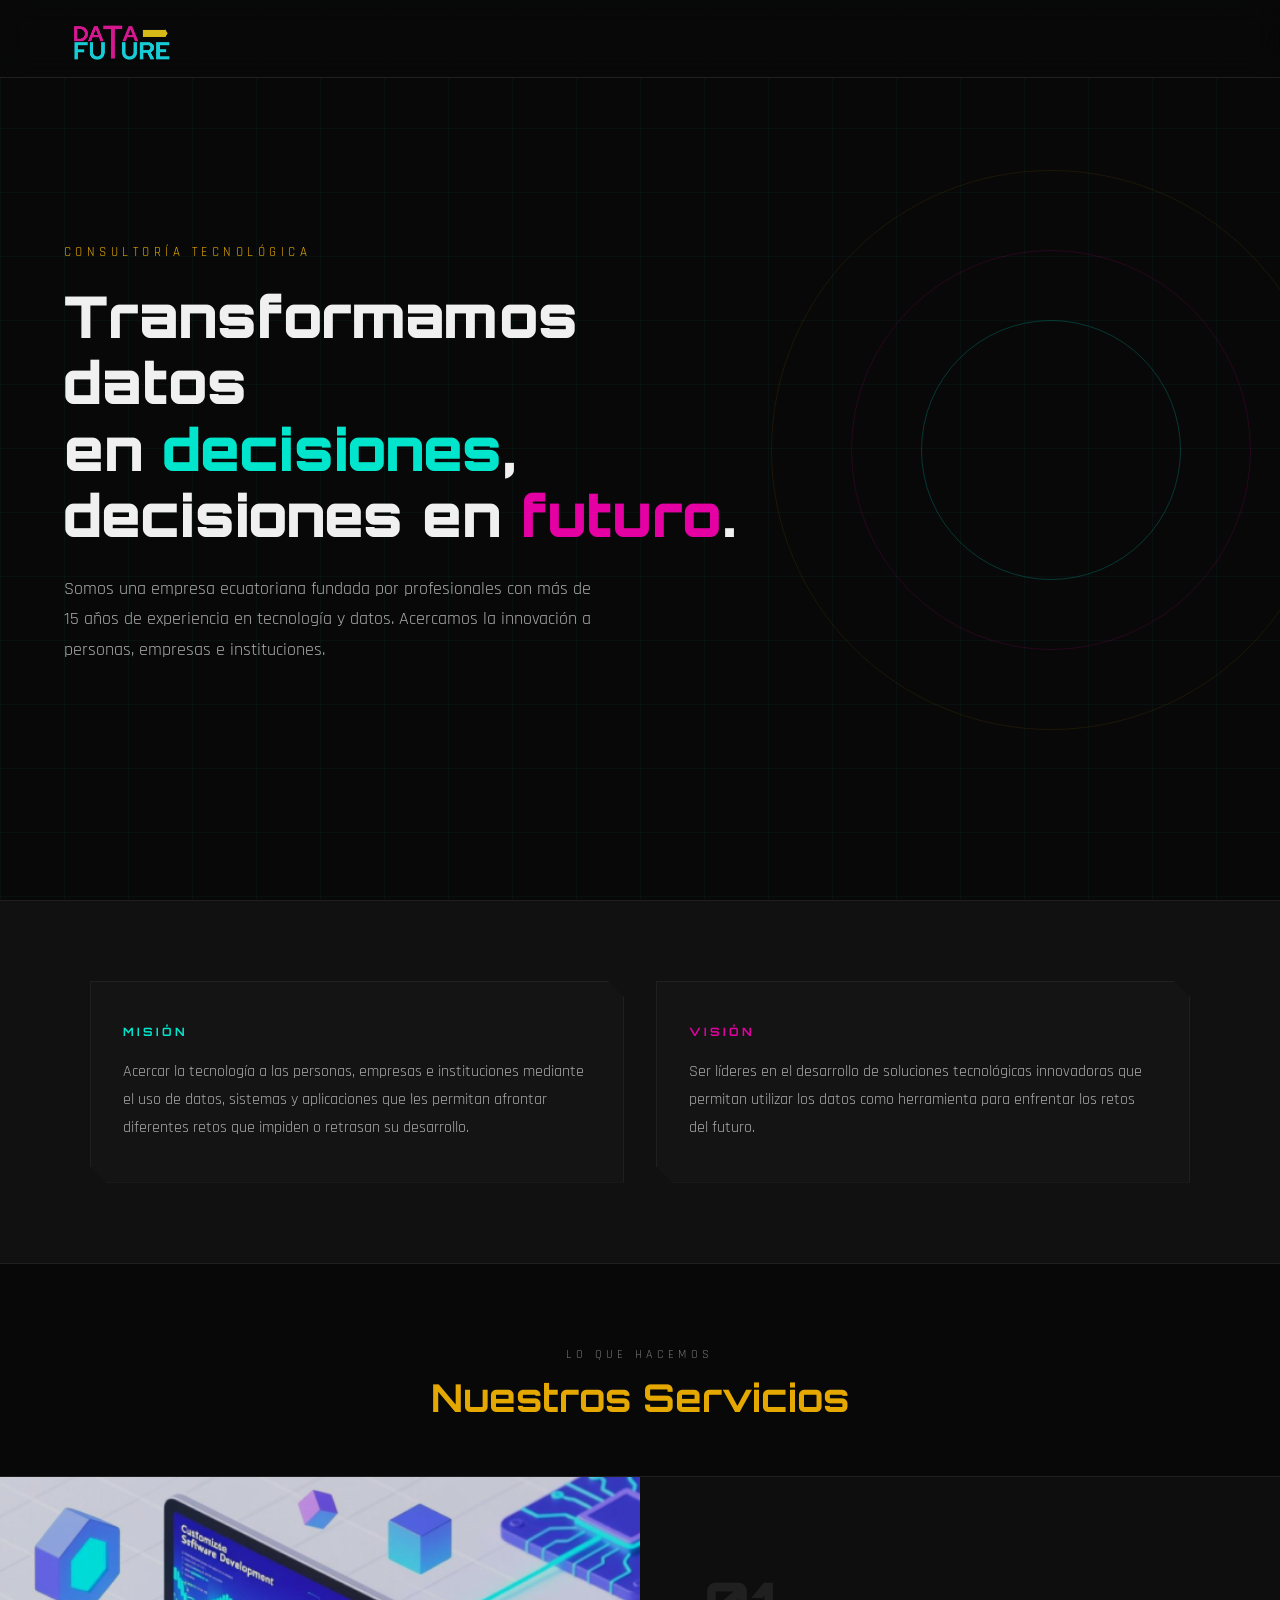
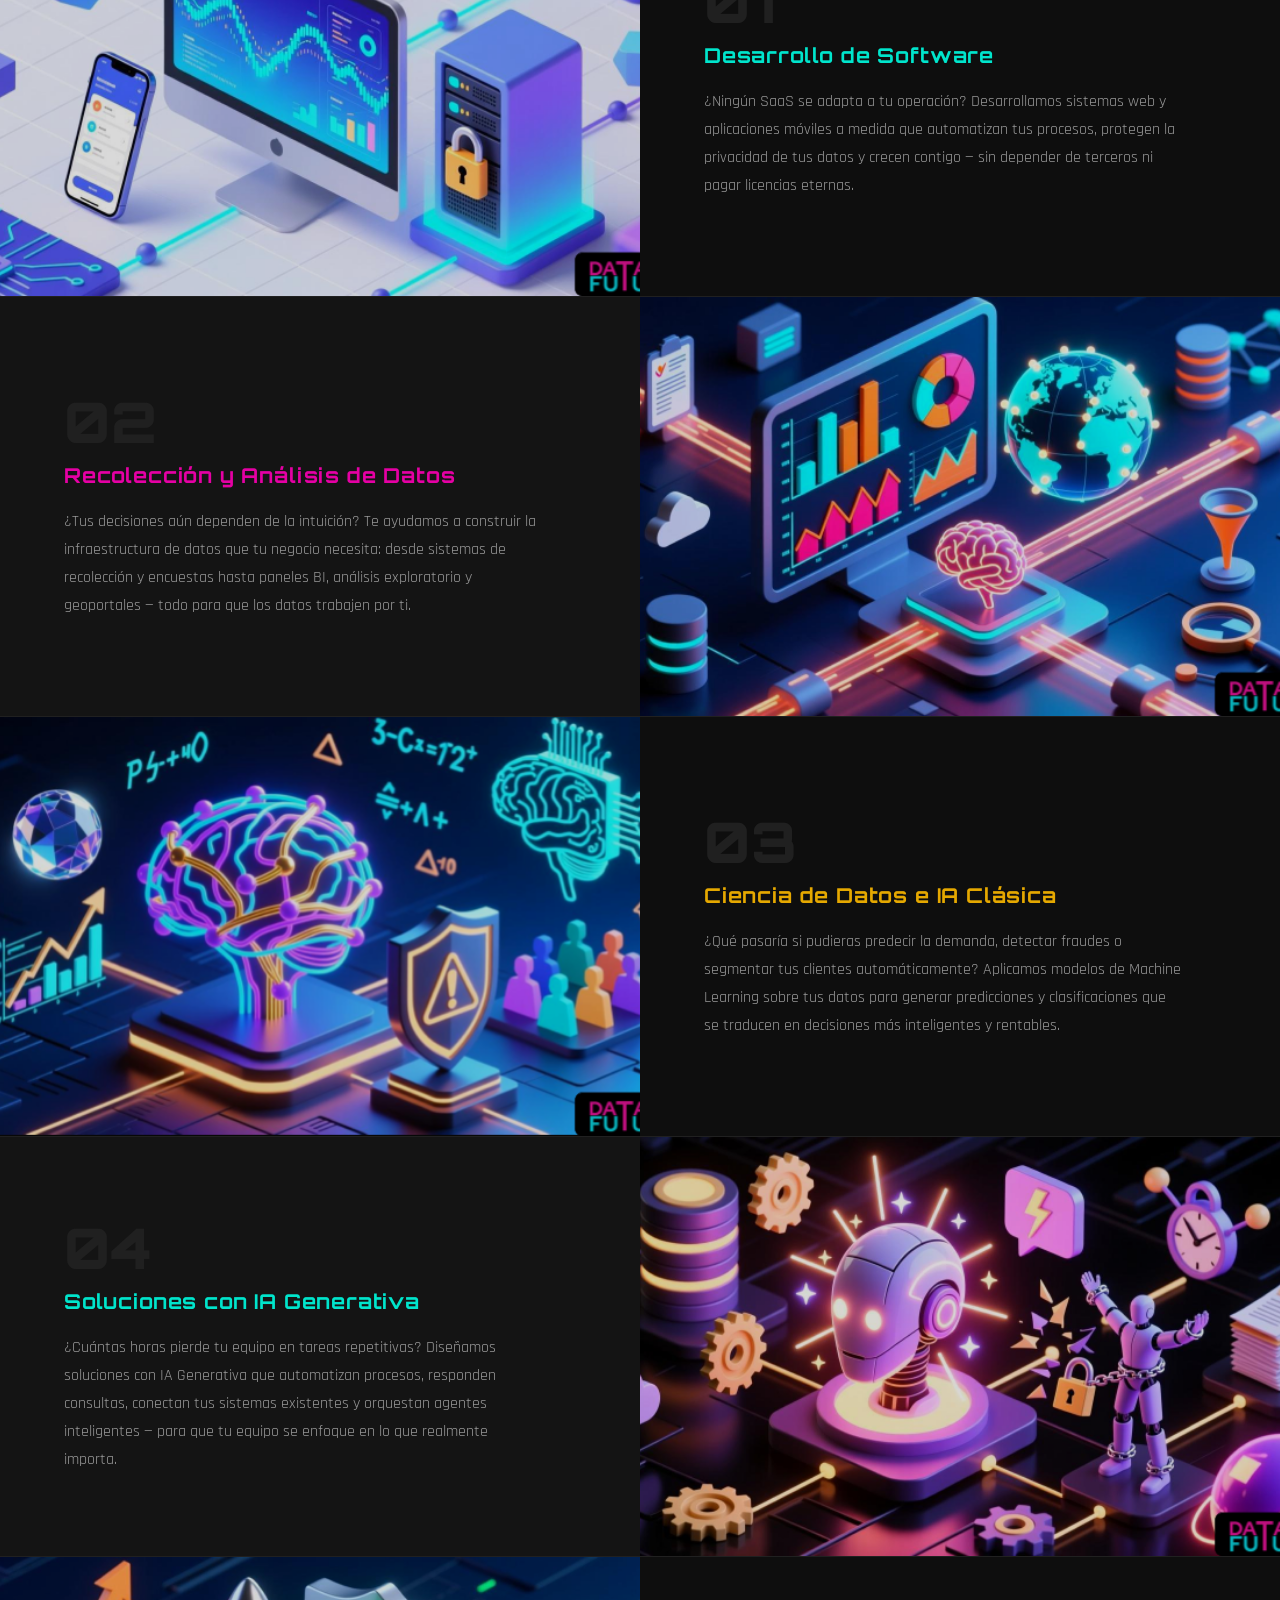
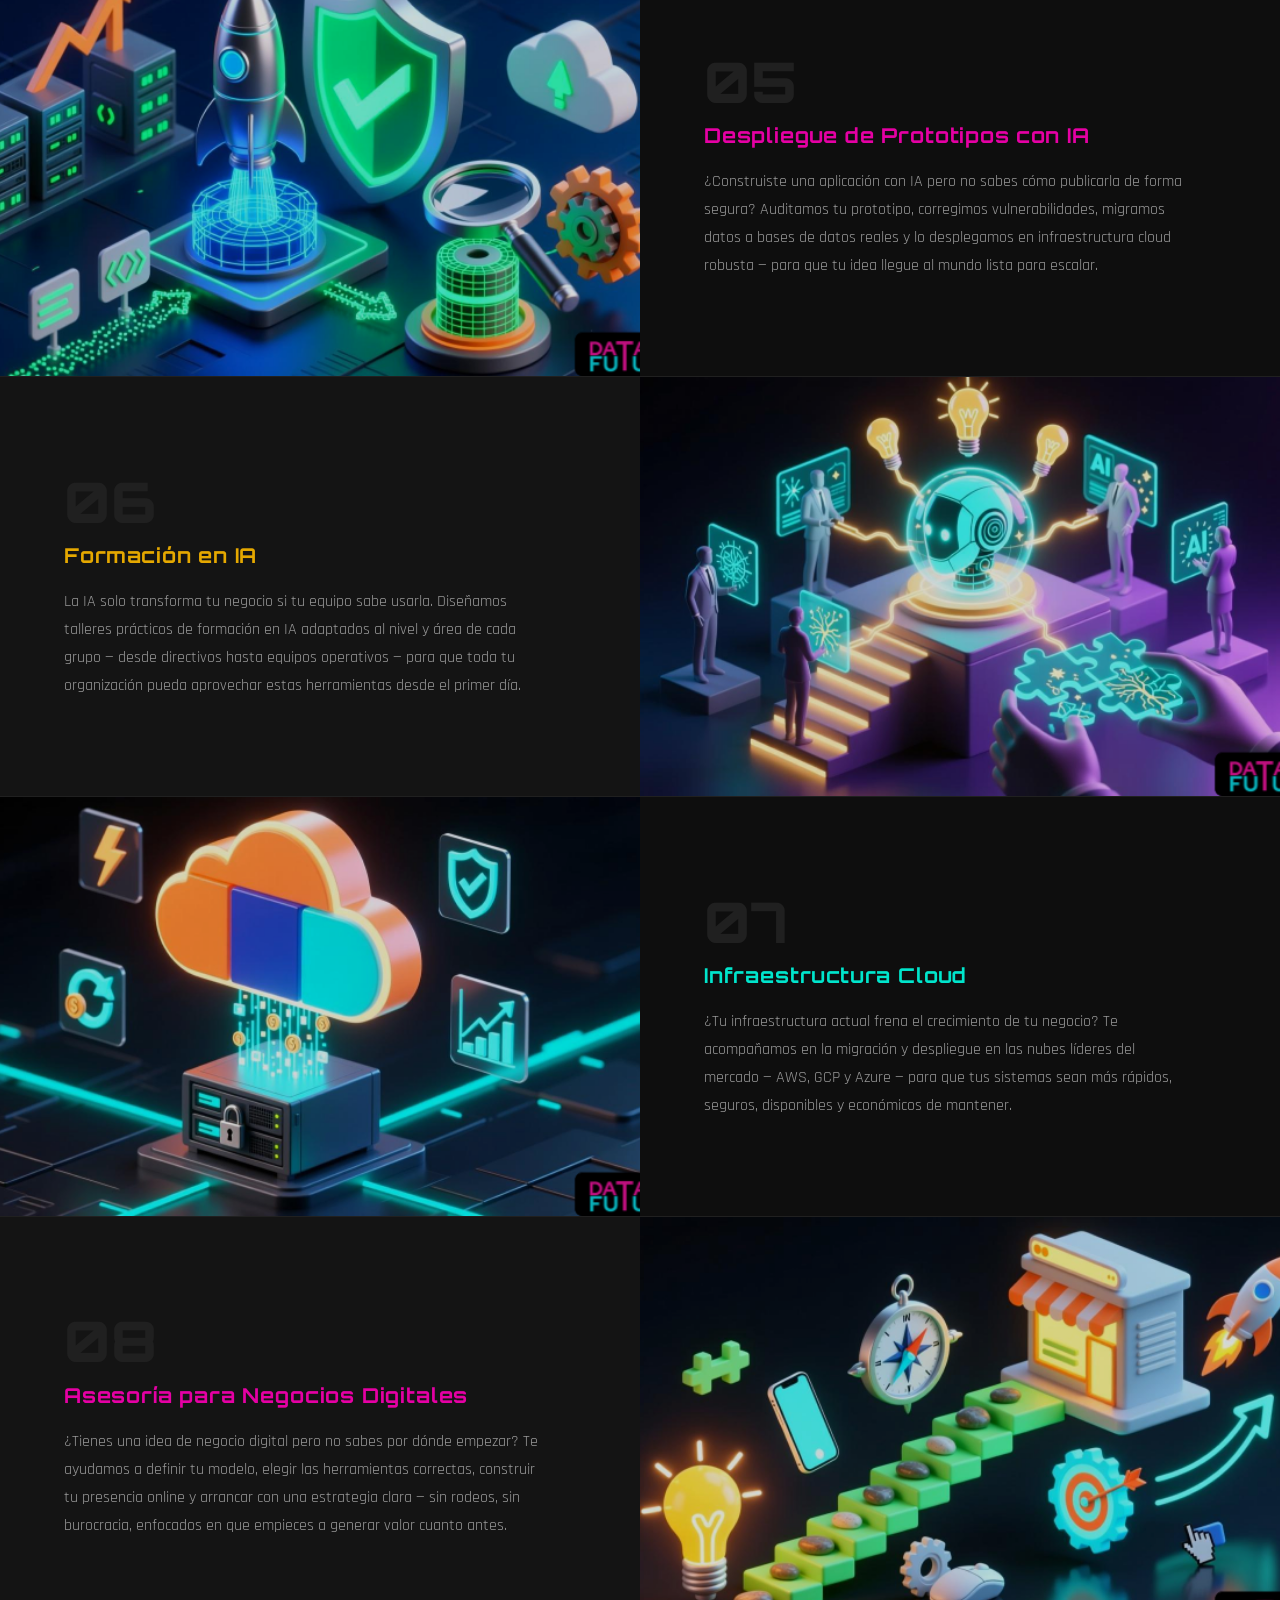
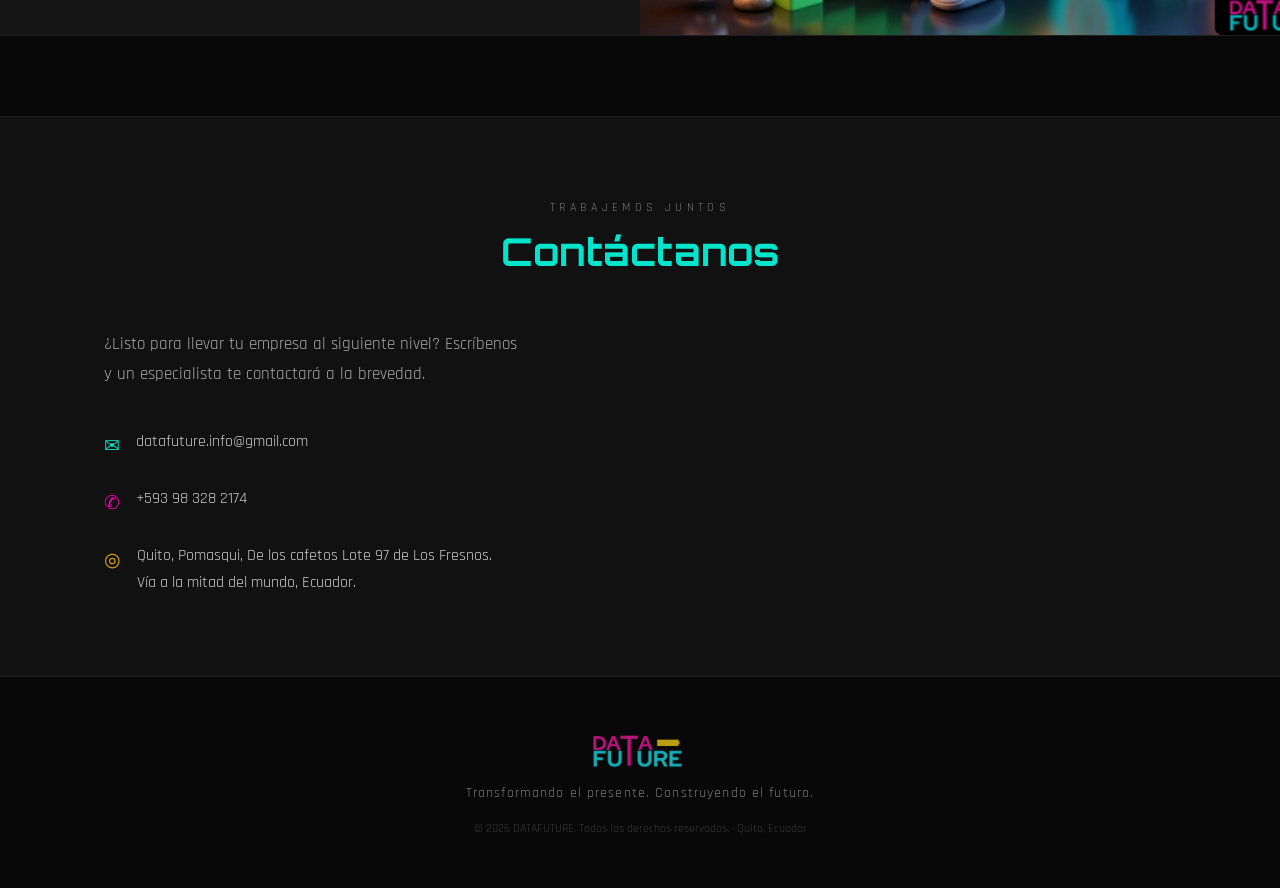
<file: index.html>
<!DOCTYPE html>
<html lang="es">
<head>
  <meta charset="UTF-8" />
  <meta name="viewport" content="width=device-width, initial-scale=1.0" />
  <title>DATAFUTURE | Consultoría Tecnológica</title>
  <link rel="stylesheet" href="css/styles.css" />
  <link href="https://fonts.googleapis.com/css2?family=Orbitron:wght@400;700;900&family=Rajdhani:wght@300;400;600&display=swap" rel="stylesheet" />
</head>
<body>

  <!-- ========================
       NAVBAR
  ========================= -->
  <header class="navbar">
    <div class="logo">
      <img src="images/logo.png" alt="DATAFUTURE Logo" class="logo-img" />
    </div>
  </header>

  <!-- ========================
       HERO
  ========================= -->
  <section class="hero">
    <div class="hero-grid-overlay"></div>
    <div class="hero-content">
      <p class="hero-label">Consultoría Tecnológica</p>
      <h1 class="hero-title">
        Transformamos datos<br />
        en <span class="accent-turquoise">decisiones</span>,<br />
        decisiones en <span class="accent-fuchsia">futuro</span>.
      </h1>
      <p class="hero-sub">
        Somos una empresa ecuatoriana fundada por profesionales con más de 15 años de experiencia en tecnología y datos. Acercamos la innovación a personas, empresas e instituciones.
      </p>
      <!--<a href="#contacto" class="btn-primary">Conversemos</a>-->
    </div>
    <div class="hero-deco">
      <div class="deco-ring ring-1"></div>
      <div class="deco-ring ring-2"></div>
      <div class="deco-ring ring-3"></div>
    </div>
  </section>

  <!-- ========================
       MISIÓN & VISIÓN
  ========================= -->
  <section class="mv-section">
    <div class="mv-grid">
      <div class="mv-card">
        <span class="mv-tag accent-turquoise">Misión</span>
        <p>Acercar la tecnología a las personas, empresas e instituciones mediante el uso de datos, sistemas y aplicaciones que les permitan afrontar diferentes retos que impiden o retrasan su desarrollo.</p>
      </div>
      <div class="mv-card">
        <span class="mv-tag accent-fuchsia">Visión</span>
        <p>Ser líderes en el desarrollo de soluciones tecnológicas innovadoras que permitan utilizar los datos como herramienta para enfrentar los retos del futuro.</p>
      </div>
    </div>
  </section>

  <!-- ========================
       SERVICIOS
  ========================= -->
  <section class="services-section">
    <div class="section-header">
      <p class="section-label">Lo que hacemos</p>
      <h2 class="section-title accent-mustard">Nuestros Servicios</h2>
    </div>

    <!-- Servicio 1 -->
    <div class="service-block service-left">
      <div class="service-image-wrap">
        <img src="images/servicio1.png" alt="Desarrollo de Software" class="service-img" />
      </div>
      <div class="service-content">
        <span class="service-num">01</span>
        <h3 class="service-title accent-turquoise">Desarrollo de Software</h3>
        <p class="service-desc">¿Ningún SaaS se adapta a tu operación? Desarrollamos sistemas web y aplicaciones móviles a medida que automatizan tus procesos, protegen la privacidad de tus datos y crecen contigo — sin depender de terceros ni pagar licencias eternas.</p>
      </div>
    </div>

    <!-- Servicio 2 -->
    <div class="service-block service-right">
      <div class="service-content">
        <span class="service-num">02</span>
        <h3 class="service-title accent-fuchsia">Recolección y Análisis de Datos</h3>
        <p class="service-desc">¿Tus decisiones aún dependen de la intuición? Te ayudamos a construir la infraestructura de datos que tu negocio necesita: desde sistemas de recolección y encuestas hasta paneles BI, análisis exploratorio y geoportales — todo para que los datos trabajen por ti.</p>
      </div>
      <div class="service-image-wrap">
        <img src="images/servicio2.png" alt="Recolección y Análisis de Datos" class="service-img" />
      </div>
    </div>

    <!-- Servicio 3 -->
    <div class="service-block service-left">
      <div class="service-image-wrap">
        <img src="images/servicio3.png" alt="Ciencia de Datos e IA Clásica" class="service-img" />
      </div>
      <div class="service-content">
        <span class="service-num">03</span>
        <h3 class="service-title accent-mustard">Ciencia de Datos e IA Clásica</h3>
        <p class="service-desc">¿Qué pasaría si pudieras predecir la demanda, detectar fraudes o segmentar tus clientes automáticamente? Aplicamos modelos de Machine Learning sobre tus datos para generar predicciones y clasificaciones que se traducen en decisiones más inteligentes y rentables.</p>
      </div>
    </div>

    <!-- Servicio 4 -->
    <div class="service-block service-right">
      <div class="service-content">
        <span class="service-num">04</span>
        <h3 class="service-title accent-turquoise">Soluciones con IA Generativa</h3>
        <p class="service-desc">¿Cuántas horas pierde tu equipo en tareas repetitivas? Diseñamos soluciones con IA Generativa que automatizan procesos, responden consultas, conectan tus sistemas existentes y orquestan agentes inteligentes — para que tu equipo se enfoque en lo que realmente importa.</p>
      </div>
      <div class="service-image-wrap">
        <img src="images/servicio4.png" alt="Soluciones con IA Generativa" class="service-img" />
      </div>
    </div>

    <!-- Servicio 5 -->
    <div class="service-block service-left">
      <div class="service-image-wrap">
        <img src="images/servicio5.png" alt="Despliegue de prototipos hechos con IA" class="service-img" />
      </div>
      <div class="service-content">
        <span class="service-num">05</span>
        <h3 class="service-title accent-fuchsia">Despliegue de Prototipos con IA</h3>
        <p class="service-desc">¿Construiste una aplicación con IA pero no sabes cómo publicarla de forma segura? Auditamos tu prototipo, corregimos vulnerabilidades, migramos datos a bases de datos reales y lo desplegamos en infraestructura cloud robusta — para que tu idea llegue al mundo lista para escalar.</p>
      </div>
    </div>

    <!-- Servicio 6 -->
    <div class="service-block service-right">
      <div class="service-content">
        <span class="service-num">06</span>
        <h3 class="service-title accent-mustard">Formación en IA</h3>
        <p class="service-desc">La IA solo transforma tu negocio si tu equipo sabe usarla. Diseñamos talleres prácticos de formación en IA adaptados al nivel y área de cada grupo — desde directivos hasta equipos operativos — para que toda tu organización pueda aprovechar estas herramientas desde el primer día.</p>
      </div>
      <div class="service-image-wrap">
        <img src="images/servicio6.png" alt="Formación en IA" class="service-img" />
      </div>
    </div>

    <!-- Servicio 7 -->
    <div class="service-block service-left">
      <div class="service-image-wrap">
        <img src="images/servicio7.png" alt="Infraestructura Cloud" class="service-img" />
      </div>
      <div class="service-content">
        <span class="service-num">07</span>
        <h3 class="service-title accent-turquoise">Infraestructura Cloud</h3>
        <p class="service-desc">¿Tu infraestructura actual frena el crecimiento de tu negocio? Te acompañamos en la migración y despliegue en las nubes líderes del mercado — AWS, GCP y Azure — para que tus sistemas sean más rápidos, seguros, disponibles y económicos de mantener.</p>
      </div>
    </div>

    <!-- Servicio 8 -->
    <div class="service-block service-right">
      <div class="service-content">
        <span class="service-num">08</span>
        <h3 class="service-title accent-fuchsia">Asesoría para Negocios Digitales</h3>
        <p class="service-desc">¿Tienes una idea de negocio digital pero no sabes por dónde empezar? Te ayudamos a definir tu modelo, elegir las herramientas correctas, construir tu presencia online y arrancar con una estrategia clara — sin rodeos, sin burocracia, enfocados en que empieces a generar valor cuanto antes.</p>
      </div>
      <div class="service-image-wrap">
        <img src="images/servicio8.png" alt="Asesoría para Negocios Digitales" class="service-img" />
      </div>
    </div>

  </section>

  <!-- ========================
       CONTACTO
  ========================= -->
  <section class="contact-section" id="contacto">
    <div class="section-header">
      <p class="section-label">Trabajemos juntos</p>
      <h2 class="section-title accent-turquoise">Contáctanos</h2>
    </div>
    <div class="contact-grid">
      <div class="contact-info">
        <p class="contact-intro">¿Listo para llevar tu empresa al siguiente nivel? Escríbenos y un especialista te contactará a la brevedad.</p>
        <ul class="contact-details">
          <li>
            <span class="contact-icon accent-turquoise">✉</span>
            <a href="mailto:datafuture.info@gmail.com">datafuture.info@gmail.com</a>
          </li>
          <li>
            <span class="contact-icon accent-fuchsia">✆</span>
            <a href="tel:+593983282174">+593 98 328 2174</a>
          </li>
          <li>
            <span class="contact-icon accent-mustard">◎</span>
            <span>Quito, Pomasqui, De los cafetos Lote 97 de Los Fresnos.<br/>Vía a la mitad del mundo, Ecuador.</span>
          </li>
        </ul>
      </div>
    </div>
  </section>

  <!-- ========================
       FOOTER
  ========================= -->
  <footer class="footer">
    <img src="images/logo.png" alt="DATAFUTURE" class="footer-logo-img" />
    <p class="footer-tagline">Transformando el presente. Construyendo el futuro.</p>
    <p class="footer-copy">© 2026 DATAFUTURE. Todos los derechos reservados. · Quito, Ecuador</p>
  </footer>

</body>
</html>
</file>
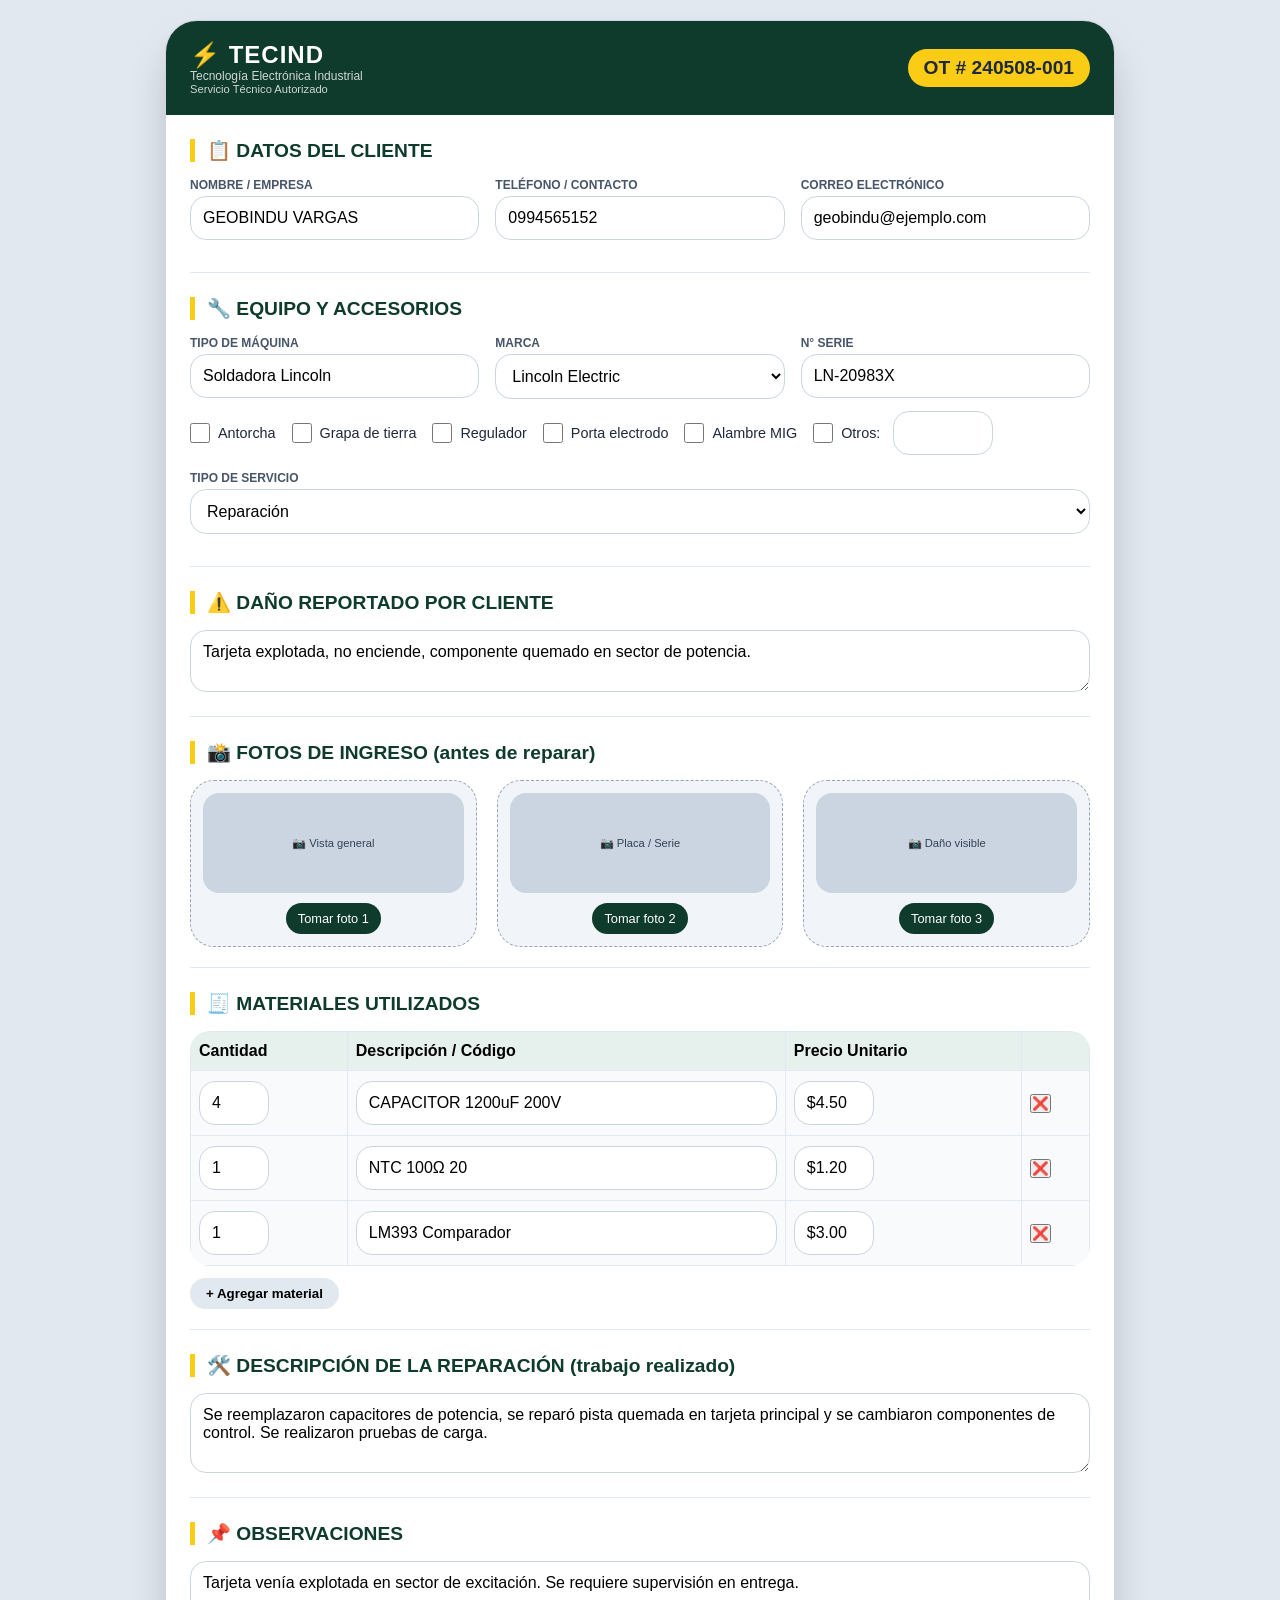
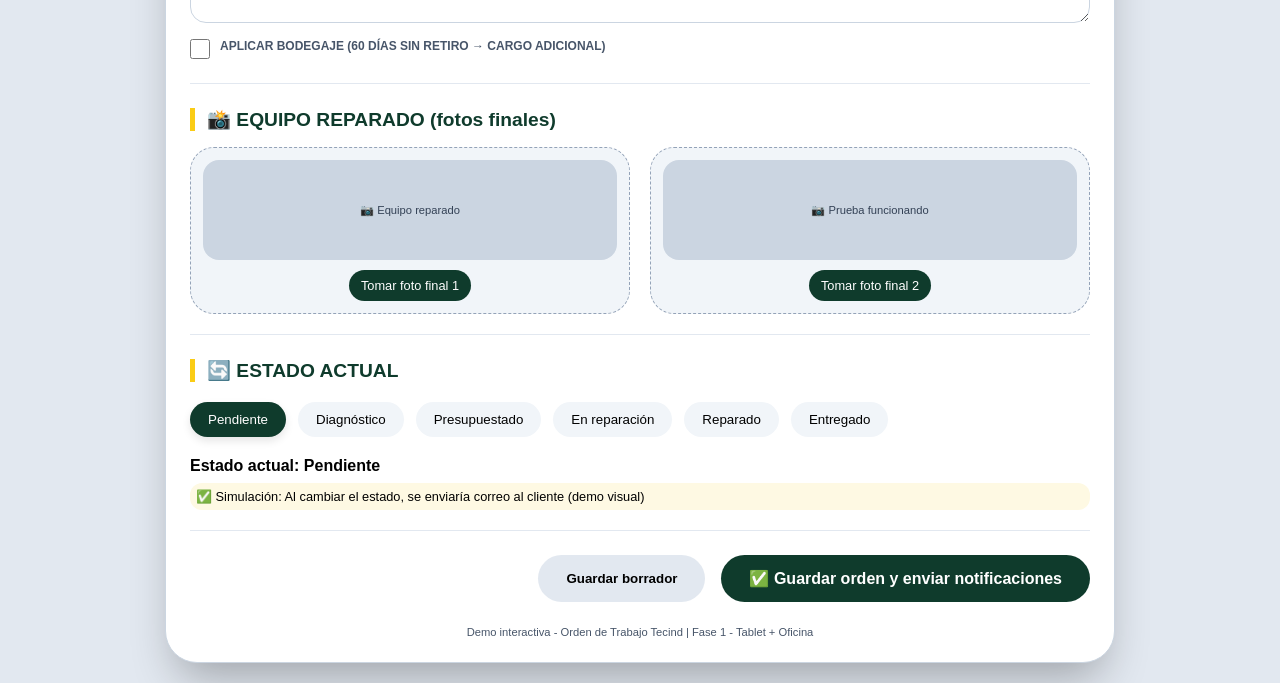
<file: demo_ot_tecind.html>
<!DOCTYPE html>
<html lang="es">
<head>
    <meta charset="UTF-8">
    <meta name="viewport" content="width=device-width, initial-scale=1.0, user-scalable=yes, viewport-fit=cover">
    <title>TECIND - Orden de Trabajo Digital | Demo Taller</title>
    <style>
        * {
            margin: 0;
            padding: 0;
            box-sizing: border-box;
        }

        body {
            background: #e2e8f0;
            font-family: 'Segoe UI', Roboto, 'Helvetica Neue', sans-serif;
            padding: 20px;
        }

        /* Contenedor principal estilo tablet */
        .tablet-container {
            max-width: 950px;
            margin: 0 auto;
            background: white;
            border-radius: 32px;
            box-shadow: 0 25px 45px -12px rgba(0,0,0,0.3);
            overflow: hidden;
            border: 1px solid #cbd5e1;
        }

        /* Header TECIND */
        .header {
            background: #0f3b2c;
            color: white;
            padding: 20px 24px;
            display: flex;
            justify-content: space-between;
            align-items: center;
            flex-wrap: wrap;
            gap: 12px;
        }

        .logo h1 {
            font-size: 1.5rem;
            letter-spacing: 1px;
        }
        .logo p {
            font-size: 0.75rem;
            opacity: 0.8;
        }

        .order-id {
            background: #facc15;
            color: #1e293b;
            padding: 8px 16px;
            border-radius: 40px;
            font-weight: bold;
            font-size: 1.2rem;
        }

        /* contenido */
        .content {
            padding: 24px;
        }

        /* field groups */
        .field-group {
            margin-bottom: 24px;
            border-bottom: 1px solid #e2e8f0;
            padding-bottom: 20px;
        }

        .field-group h3 {
            font-size: 1.2rem;
            font-weight: 600;
            margin-bottom: 16px;
            color: #0f3b2c;
            border-left: 5px solid #facc15;
            padding-left: 12px;
        }

        .row {
            display: flex;
            flex-wrap: wrap;
            gap: 16px;
            margin-bottom: 12px;
        }

        .field {
            flex: 1;
            min-width: 180px;
        }

        label {
            display: block;
            font-size: 0.75rem;
            font-weight: 600;
            text-transform: uppercase;
            color: #475569;
            margin-bottom: 4px;
        }

        input, select, textarea {
            width: 100%;
            padding: 12px 12px;
            border: 1px solid #cbd5e1;
            border-radius: 16px;
            font-size: 1rem;
            font-family: inherit;
            background: white;
            transition: 0.2s;
        }

        input:focus, select:focus, textarea:focus {
            outline: none;
            border-color: #0f3b2c;
            box-shadow: 0 0 0 3px rgba(15,59,44,0.2);
        }

        .check-group {
            display: flex;
            flex-wrap: wrap;
            gap: 16px;
            margin-top: 8px;
        }
        .check-group label {
            display: inline-flex;
            align-items: center;
            gap: 8px;
            font-weight: normal;
            text-transform: none;
            font-size: 0.9rem;
            color: #1e293b;
        }
        input[type="checkbox"] {
            width: 20px;
            height: 20px;
            accent-color: #0f3b2c;
        }

        /* tabla materiales */
        .material-table {
            width: 100%;
            border-collapse: collapse;
            background: #f8fafc;
            border-radius: 20px;
            overflow: hidden;
        }
        .material-table th, .material-table td {
            border: 1px solid #e2e8f0;
            padding: 10px 8px;
            text-align: left;
        }
        .material-table th {
            background: #e6f0ec;
            font-weight: 600;
        }
        .btn-add {
            margin-top: 12px;
            background: #e2e8f0;
            border: none;
            padding: 8px 16px;
            border-radius: 40px;
            font-weight: bold;
            cursor: pointer;
            display: inline-flex;
            align-items: center;
            gap: 6px;
        }

        /* fotos */
        .fotos-row {
            display: flex;
            flex-wrap: wrap;
            gap: 20px;
            margin-top: 12px;
        }
        .foto-card {
            background: #f1f5f9;
            border-radius: 24px;
            padding: 12px;
            text-align: center;
            flex: 1;
            min-width: 120px;
            border: 1px dashed #94a3b8;
        }
        .foto-card button {
            background: #0f3b2c;
            color: white;
            border: none;
            margin-top: 10px;
            padding: 8px 12px;
            border-radius: 40px;
            font-size: 0.8rem;
            cursor: pointer;
        }
        .foto-preview {
            width: 100%;
            height: 100px;
            background: #cbd5e1;
            border-radius: 16px;
            display: flex;
            align-items: center;
            justify-content: center;
            color: #334155;
            font-size: 0.7rem;
            overflow: hidden;
        }
        .foto-preview img {
            max-width: 100%;
            max-height: 100px;
            object-fit: cover;
        }

        /* estados */
        .estados {
            display: flex;
            flex-wrap: wrap;
            gap: 12px;
            margin: 20px 0;
        }
        .estado-boton {
            padding: 10px 18px;
            border-radius: 40px;
            background: #f1f5f9;
            border: none;
            font-weight: 500;
            cursor: pointer;
            transition: 0.2s;
        }
        .estado-boton.activo {
            background: #0f3b2c;
            color: white;
            box-shadow: 0 4px 8px rgba(0,0,0,0.1);
        }

        .acciones {
            display: flex;
            gap: 16px;
            justify-content: flex-end;
            margin-top: 24px;
        }
        .btn-primario {
            background: #0f3b2c;
            color: white;
            border: none;
            padding: 14px 28px;
            border-radius: 40px;
            font-weight: bold;
            font-size: 1rem;
            cursor: pointer;
        }
        .btn-secundario {
            background: #e2e8f0;
            border: none;
            padding: 14px 28px;
            border-radius: 40px;
            font-weight: bold;
            cursor: pointer;
        }

        @media (max-width: 700px) {
            .tablet-container {
                border-radius: 20px;
            }
            .content {
                padding: 16px;
            }
        }
    </style>
</head>
<body>
<div class="tablet-container">
    <div class="header">
        <div class="logo">
            <h1>⚡ TECIND</h1>
            <p>Tecnología Electrónica Industrial</p>
            <p style="font-size: 0.7rem;">Servicio Técnico Autorizado</p>
        </div>
        <div class="order-id">
            OT # <span id="numeroOrden">240508-001</span>
        </div>
    </div>

    <div class="content">
        <!-- CLIENTE -->
        <div class="field-group">
            <h3>📋 DATOS DEL CLIENTE</h3>
            <div class="row">
                <div class="field">
                    <label>Nombre / Empresa</label>
                    <input type="text" id="clienteNombre" placeholder="GEOBINDU VARGAS" value="GEOBINDU VARGAS">
                </div>
                <div class="field">
                    <label>Teléfono / Contacto</label>
                    <input type="text" id="clienteContacto" placeholder="0994565152" value="0994565152">
                </div>
                <div class="field">
                    <label>Correo electrónico</label>
                    <input type="email" id="clienteEmail" placeholder="cliente@email.com" value="geobindu@ejemplo.com">
                </div>
            </div>
        </div>

        <!-- EQUIPO + ACCESORIOS -->
        <div class="field-group">
            <h3>🔧 EQUIPO Y ACCESORIOS</h3>
            <div class="row">
                <div class="field"><label>Tipo de Máquina</label><input type="text" id="maquina" placeholder="Ej: Soldadora / Motor / Generador" value="Soldadora Lincoln"></div>
                <div class="field"><label>Marca</label><select id="marca"><option>Lincoln Electric</option><option>Miller</option><option>Otra</option></select></div>
                <div class="field"><label>N° Serie</label><input type="text" id="serie" placeholder="Ingrese número de serie" value="LN-20983X"></div>
            </div>
            <div class="check-group">
                <label><input type="checkbox" class="accesorio" value="Antorcha"> Antorcha</label>
                <label><input type="checkbox" class="accesorio" value="Grapa de tierra"> Grapa de tierra</label>
                <label><input type="checkbox" class="accesorio" value="Regulador"> Regulador</label>
                <label><input type="checkbox" class="accesorio" value="Porta electrodo"> Porta electrodo</label>
                <label><input type="checkbox" class="accesorio" value="Alambre MIG"> Alambre MIG</label>
                <label><input type="checkbox" class="accesorio" value="Otros" id="checkOtros"> Otros: <input type="text" id="otrosAcc" style="width:100px; display:inline-block; margin-left:5px;"></label>
            </div>
            <div class="row" style="margin-top: 12px;">
                <div class="field"><label>Tipo de Servicio</label><select id="tipoServicio"><option>Reparación</option><option>Instalación</option><option>Alquiler</option><option>Visita técnica</option></select></div>
            </div>
        </div>

        <!-- DAÑO REPORTADO -->
        <div class="field-group">
            <h3>⚠️ DAÑO REPORTADO POR CLIENTE</h3>
            <textarea rows="2" id="danoReportado" placeholder="Describe la falla que presenta el equipo...">Tarjeta explotada, no enciende, componente quemado en sector de potencia.</textarea>
        </div>

        <!-- FOTOS INGRESO -->
        <div class="field-group">
            <h3>📸 FOTOS DE INGRESO (antes de reparar)</h3>
            <div class="fotos-row">
                <div class="foto-card"><div class="foto-preview" id="preview1">📷 Vista general</div><button onclick="simularFoto(1)">Tomar foto 1</button></div>
                <div class="foto-card"><div class="foto-preview" id="preview2">📷 Placa / Serie</div><button onclick="simularFoto(2)">Tomar foto 2</button></div>
                <div class="foto-card"><div class="foto-preview" id="preview3">📷 Daño visible</div><button onclick="simularFoto(3)">Tomar foto 3</button></div>
            </div>
        </div>

        <!-- MATERIALES -->
        <div class="field-group">
            <h3>🧾 MATERIALES UTILIZADOS</h3>
            <table class="material-table" id="tablaMateriales">
                <thead><tr><th>Cantidad</th><th>Descripción / Código</th><th>Precio Unitario</th><th></th></tr></thead>
                <tbody>
                    <tr><td><input type="text" value="4" style="width:70px"></td><td><input type="text" value="CAPACITOR 1200uF 200V"></td><td><input type="text" value="$4.50" style="width:80px"></td><td><button onclick="this.closest('tr').remove()">❌</button></td></tr>
                    <tr><td><input type="text" value="1" style="width:70px"></td><td><input type="text" value="NTC 100Ω 20"></td><td><input type="text" value="$1.20" style="width:80px"></td><td><button onclick="this.closest('tr').remove()">❌</button></td></tr>
                    <tr><td><input type="text" value="1" style="width:70px"></td><td><input type="text" value="LM393 Comparador"></td><td><input type="text" value="$3.00" style="width:80px"></td><td><button onclick="this.closest('tr').remove()">❌</button></td></tr>
                </tbody>
            </table>
            <button class="btn-add" onclick="agregarMaterial()">+ Agregar material</button>
        </div>

        <!-- DESCRIPCIÓN REPARACIÓN -->
        <div class="field-group">
            <h3>🛠️ DESCRIPCIÓN DE LA REPARACIÓN (trabajo realizado)</h3>
            <textarea rows="3" id="descReparacion">Se reemplazaron capacitores de potencia, se reparó pista quemada en tarjeta principal y se cambiaron componentes de control. Se realizaron pruebas de carga.</textarea>
        </div>

        <!-- OBSERVACIONES + BODEGAJE -->
        <div class="field-group">
            <h3>📌 OBSERVACIONES</h3>
            <textarea rows="2" id="observaciones">Tarjeta venía explotada en sector de excitación. Se requiere supervisión en entrega.</textarea>
            <label style="margin-top:12px; display:flex; gap:10px;"><input type="checkbox" id="bodegajeCheck"> Aplicar bodegaje (60 días sin retiro → cargo adicional)</label>
        </div>

        <!-- FOTOS FINALES -->
        <div class="field-group">
            <h3>📸 EQUIPO REPARADO (fotos finales)</h3>
            <div class="fotos-row">
                <div class="foto-card"><div class="foto-preview" id="previewFin1">📷 Equipo reparado</div><button onclick="simularFotoFin(1)">Tomar foto final 1</button></div>
                <div class="foto-card"><div class="foto-preview" id="previewFin2">📷 Prueba funcionando</div><button onclick="simularFotoFin(2)">Tomar foto final 2</button></div>
            </div>
        </div>

        <!-- ESTADO DE LA ORDEN (taller) -->
        <div class="field-group">
            <h3>🔄 ESTADO ACTUAL</h3>
            <div class="estados" id="botonesEstado">
                <button class="estado-boton" data-estado="Pendiente">Pendiente</button>
                <button class="estado-boton" data-estado="Diagnóstico">Diagnóstico</button>
                <button class="estado-boton" data-estado="Presupuestado">Presupuestado</button>
                <button class="estado-boton" data-estado="En reparación">En reparación</button>
                <button class="estado-boton" data-estado="Reparado">Reparado</button>
                <button class="estado-boton" data-estado="Entregado">Entregado</button>
            </div>
            <p style="font-size:0.8rem; margin-top:8px; background:#fef9e3; padding:6px; border-radius:12px;">✅ Simulación: Al cambiar el estado, se enviaría correo al cliente (demo visual)</p>
        </div>

        <!-- ACCIONES FINALES -->
        <div class="acciones">
            <button class="btn-secundario" onclick="alert('Borrador guardado localmente (simulación)')">Guardar borrador</button>
            <button class="btn-primario" onclick="simularGuardarOrden()">✅ Guardar orden y enviar notificaciones</button>
        </div>
        <p style="font-size:0.7rem; text-align:center; margin-top:24px; color:#475569;">Demo interactiva - Orden de Trabajo Tecind | Fase 1 - Tablet + Oficina</p>
    </div>
</div>

<script>
    // Estado activo en los botones
    let estadoActual = "Pendiente";
    const estadoBtns = document.querySelectorAll('.estado-boton');
    estadoBtns.forEach(btn => {
        btn.addEventListener('click', function() {
            estadoBtns.forEach(b => b.classList.remove('activo'));
            this.classList.add('activo');
            estadoActual = this.getAttribute('data-estado');
            document.getElementById('estadoActualDisplay').innerText = estadoActual;
            mostrarNotificacionDemo(`Estado cambiado a: ${estadoActual} (simulación de correo enviado al cliente)`);
        });
    });
    // activar pendiente por defecto
    document.querySelector('.estado-boton[data-estado="Pendiente"]').classList.add('activo');

    // funciones simulacion fotos (demo)
    function simularFoto(num) {
        const colores = ['#a7f3d0', '#fed7aa', '#bfdbfe'];
        const textos = ['📸 Vista general simulada', '🔢 Placa serie simulada', '🔥 Daño visible simulado'];
        const preview = document.getElementById(`preview${num}`);
        preview.innerHTML = `<img src="data:image/svg+xml,%3Csvg xmlns='http://www.w3.org/2000/svg' width='80' height='80' viewBox='0 0 24 24' fill='${colores[num-1].replace('#','%23')}'%3E%3Crect width='100%25' height='100%25'/%3E%3Ctext x='10' y='16' font-size='8' fill='black'%3E${textos[num-1]}%3C/text%3E%3C/svg%3E" style="width:100%; height:100%; object-fit:cover;">`;
        mostrarNotificacionDemo(`Foto de ingreso ${num} capturada (demo)`);
    }
    function simularFotoFin(num) {
        const preview = document.getElementById(`previewFin${num}`);
        preview.innerHTML = `<img src="data:image/svg+xml,%3Csvg xmlns='http://www.w3.org/2000/svg' width='80' height='80' viewBox='0 0 24 24' fill='%23cbd5e1'%3E%3Crect width='100%25' height='100%25'/%3E%3Ctext x='5' y='16' font-size='8' fill='black'%3E✅ Equipo reparado (demo)%3C/text%3E%3C/svg%3E" style="width:100%; height:100%; object-fit:cover;">`;
        mostrarNotificacionDemo(`Foto final ${num} agregada - evidencia de reparación`);
    }

    function agregarMaterial() {
        const tbody = document.querySelector('#tablaMateriales tbody');
        const newRow = document.createElement('tr');
        newRow.innerHTML = `<td><input type="text" placeholder="1" style="width:70px"></td>
                            <td><input type="text" placeholder="Descripción"></td>
                            <td><input type="text" placeholder="$0.00" style="width:80px"></td>
                            <td><button onclick="this.closest('tr').remove()">❌</button></td>`;
        tbody.appendChild(newRow);
    }

    function mostrarNotificacionDemo(mensaje) {
        let notif = document.createElement('div');
        notif.innerText = mensaje;
        notif.style.position = 'fixed';
        notif.style.bottom = '20px';
        notif.style.right = '20px';
        notif.style.backgroundColor = '#0f3b2c';
        notif.style.color = 'white';
        notif.style.padding = '12px 18px';
        notif.style.borderRadius = '40px';
        notif.style.fontSize = '0.8rem';
        notif.style.zIndex = '999';
        notif.style.boxShadow = '0 4px 12px rgba(0,0,0,0.2)';
        document.body.appendChild(notif);
        setTimeout(() => notif.remove(), 3000);
    }

    function simularGuardarOrden() {
        const cliente = document.getElementById('clienteNombre').value;
        const email = document.getElementById('clienteEmail').value;
        const ordenNum = document.getElementById('numeroOrden').innerText;
        const estado = estadoActual;

        let mensajeCorreo = `📧 SIMULACIÓN DE ENVÍO DE CORREO A: ${email}\n`;
        mensajeCorreo += `Asunto: Actualización de su orden ${ordenNum} - TECIND\n`;
        mensajeCorreo += `Estimado ${cliente}, su orden se encuentra en estado: ${estado}. Puede consultar el avance en nuestro portal.`;

        alert(`✅ ORDEN GUARDADA (simulación)\n\n${mensajeCorreo}\n\n📸 Se almacenaron fotos de ingreso y salida.\n📄 La orden quedó registrada en la base de datos (PostgreSQL + S3 simulado).`);
        mostrarNotificacionDemo(`Orden guardada. Cliente notificado por correo (estado: ${estado})`);
    }

    // Añadir un pequeño texto de estado visible
    const estadoTextSpan = document.createElement('p');
    estadoTextSpan.id = "estadoActualDisplay";
    estadoTextSpan.style.fontWeight = 'bold';
    estadoTextSpan.style.marginTop = '10px';
    document.querySelector('.estados').after(estadoTextSpan);
    estadoTextSpan.innerText = "Estado actual: Pendiente";
    // actualizar display cuando se cambie estado
    const originalEstado = document.querySelectorAll('.estado-boton');
    originalEstado.forEach(btn => {
        btn.addEventListener('click', function() {
            document.getElementById('estadoActualDisplay').innerText = `Estado actual: ${this.getAttribute('data-estado')}`;
        });
    });
</script>
</body>
</html>
</file>
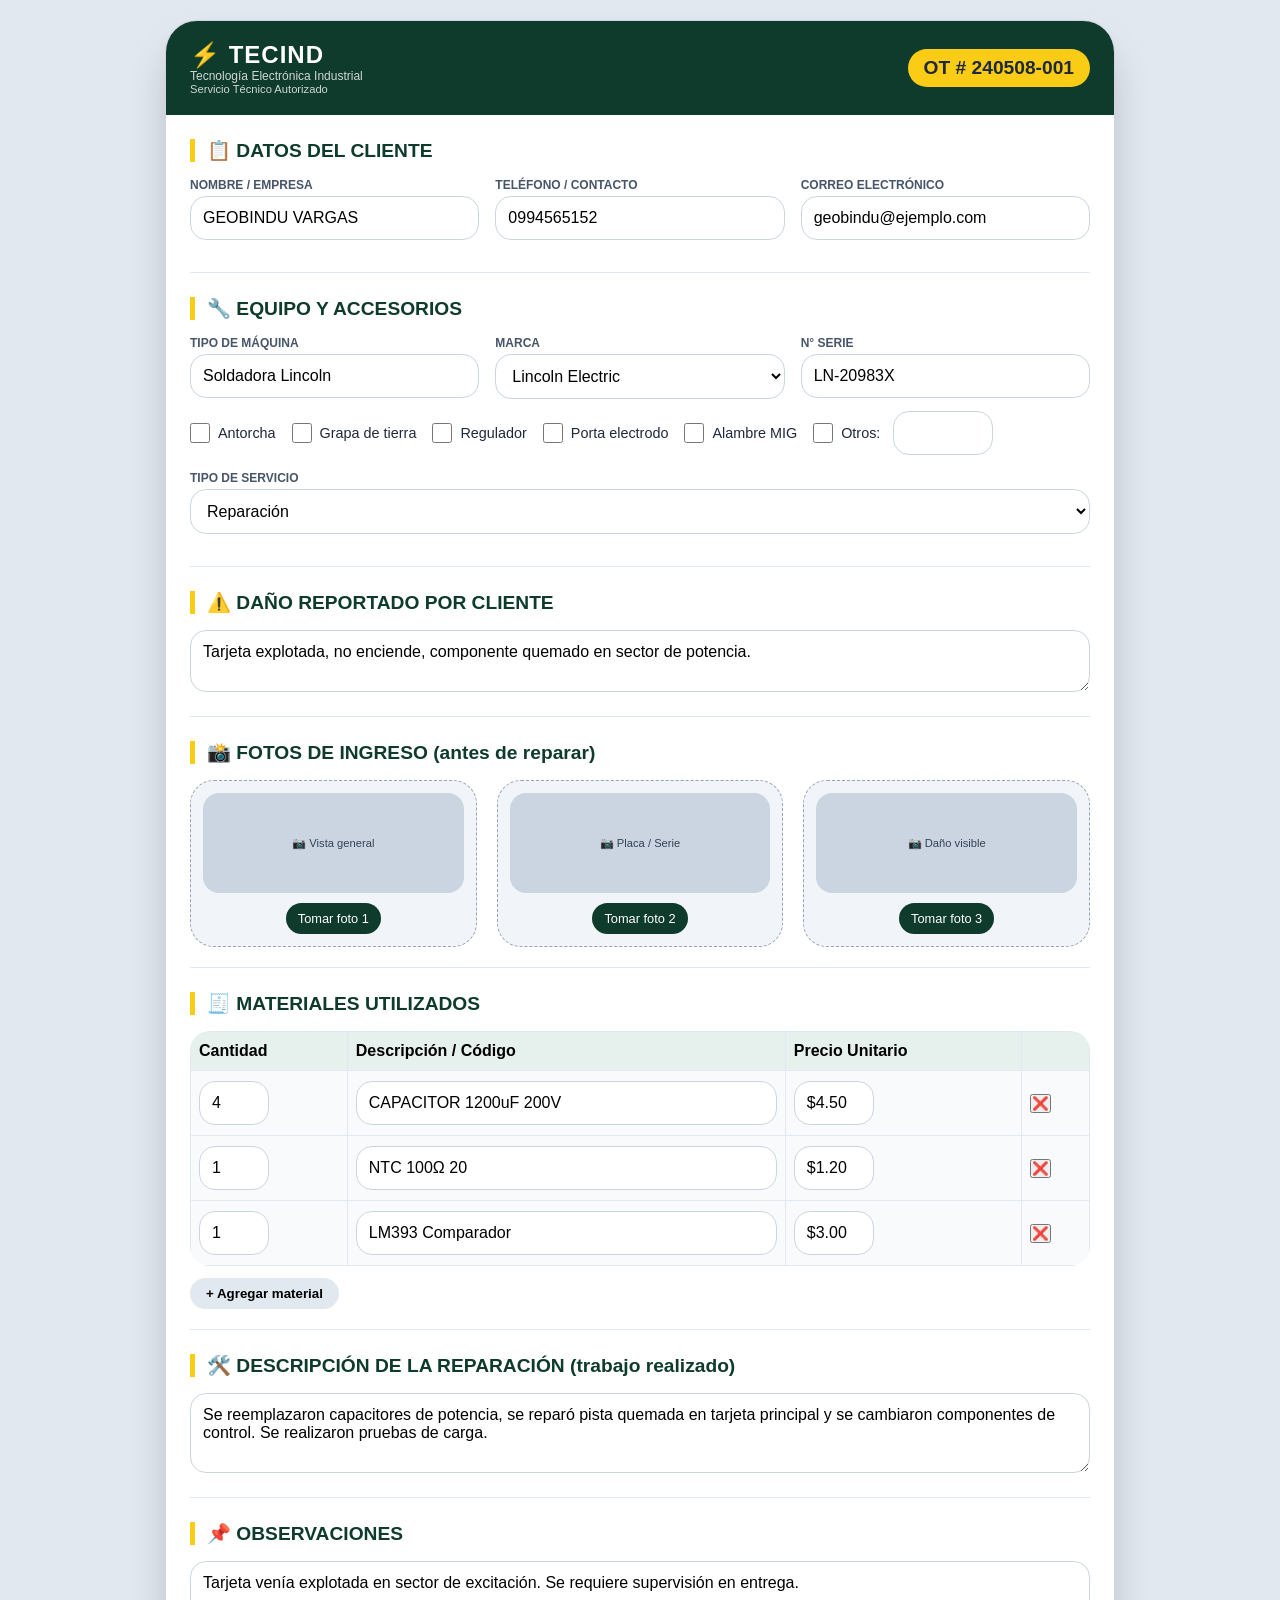
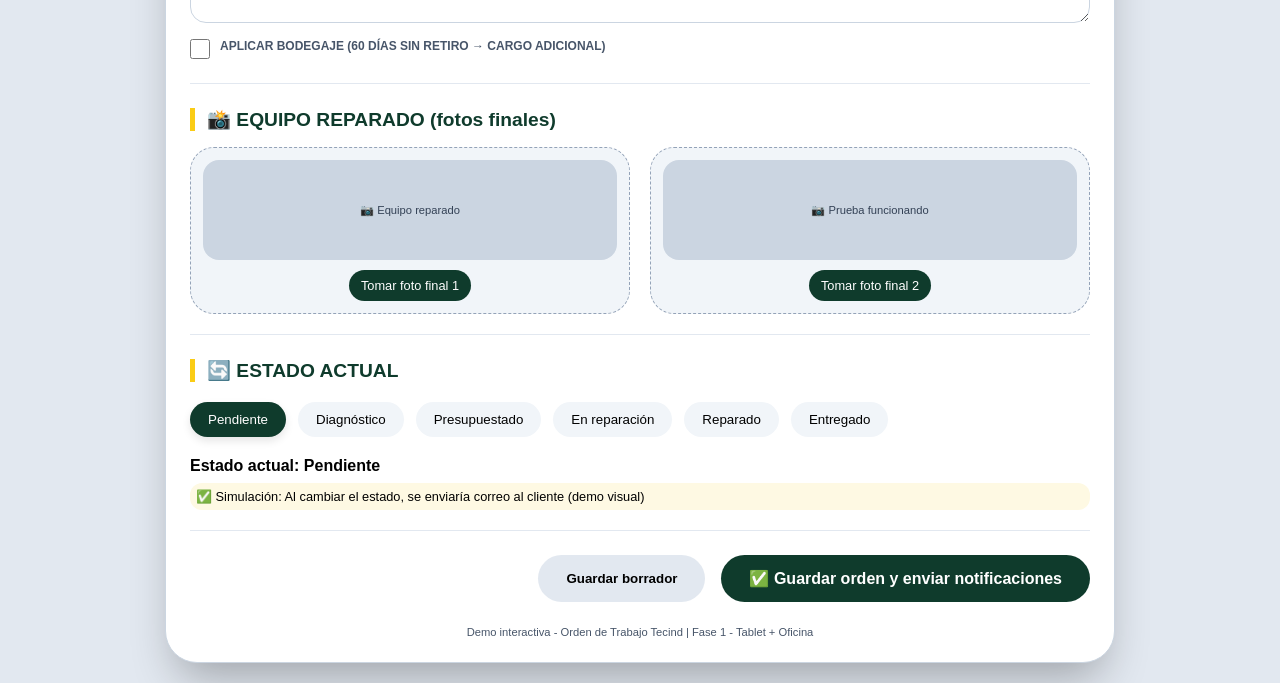
<file: nuevo2.html>
<!DOCTYPE html>
<html lang="es">
<head>
    <meta charset="UTF-8">
    <meta name="viewport" content="width=device-width, initial-scale=1.0, user-scalable=yes, viewport-fit=cover">
    <title>TECIND - Orden de Trabajo Digital | Demo Taller</title>
    <style>
        * {
            margin: 0;
            padding: 0;
            box-sizing: border-box;
        }

        body {
            background: #e2e8f0;
            font-family: 'Segoe UI', Roboto, 'Helvetica Neue', sans-serif;
            padding: 20px;
        }

        /* Contenedor principal estilo tablet */
        .tablet-container {
            max-width: 950px;
            margin: 0 auto;
            background: white;
            border-radius: 32px;
            box-shadow: 0 25px 45px -12px rgba(0,0,0,0.3);
            overflow: hidden;
            border: 1px solid #cbd5e1;
        }

        /* Header TECIND */
        .header {
            background: #0f3b2c;
            color: white;
            padding: 20px 24px;
            display: flex;
            justify-content: space-between;
            align-items: center;
            flex-wrap: wrap;
            gap: 12px;
        }

        .logo h1 {
            font-size: 1.5rem;
            letter-spacing: 1px;
        }
        .logo p {
            font-size: 0.75rem;
            opacity: 0.8;
        }

        .order-id {
            background: #facc15;
            color: #1e293b;
            padding: 8px 16px;
            border-radius: 40px;
            font-weight: bold;
            font-size: 1.2rem;
        }

        /* contenido */
        .content {
            padding: 24px;
        }

        /* field groups */
        .field-group {
            margin-bottom: 24px;
            border-bottom: 1px solid #e2e8f0;
            padding-bottom: 20px;
        }

        .field-group h3 {
            font-size: 1.2rem;
            font-weight: 600;
            margin-bottom: 16px;
            color: #0f3b2c;
            border-left: 5px solid #facc15;
            padding-left: 12px;
        }

        .row {
            display: flex;
            flex-wrap: wrap;
            gap: 16px;
            margin-bottom: 12px;
        }

        .field {
            flex: 1;
            min-width: 180px;
        }

        label {
            display: block;
            font-size: 0.75rem;
            font-weight: 600;
            text-transform: uppercase;
            color: #475569;
            margin-bottom: 4px;
        }

        input, select, textarea {
            width: 100%;
            padding: 12px 12px;
            border: 1px solid #cbd5e1;
            border-radius: 16px;
            font-size: 1rem;
            font-family: inherit;
            background: white;
            transition: 0.2s;
        }

        input:focus, select:focus, textarea:focus {
            outline: none;
            border-color: #0f3b2c;
            box-shadow: 0 0 0 3px rgba(15,59,44,0.2);
        }

        .check-group {
            display: flex;
            flex-wrap: wrap;
            gap: 16px;
            margin-top: 8px;
        }
        .check-group label {
            display: inline-flex;
            align-items: center;
            gap: 8px;
            font-weight: normal;
            text-transform: none;
            font-size: 0.9rem;
            color: #1e293b;
        }
        input[type="checkbox"] {
            width: 20px;
            height: 20px;
            accent-color: #0f3b2c;
        }

        /* tabla materiales */
        .material-table {
            width: 100%;
            border-collapse: collapse;
            background: #f8fafc;
            border-radius: 20px;
            overflow: hidden;
        }
        .material-table th, .material-table td {
            border: 1px solid #e2e8f0;
            padding: 10px 8px;
            text-align: left;
        }
        .material-table th {
            background: #e6f0ec;
            font-weight: 600;
        }
        .btn-add {
            margin-top: 12px;
            background: #e2e8f0;
            border: none;
            padding: 8px 16px;
            border-radius: 40px;
            font-weight: bold;
            cursor: pointer;
            display: inline-flex;
            align-items: center;
            gap: 6px;
        }

        /* fotos */
        .fotos-row {
            display: flex;
            flex-wrap: wrap;
            gap: 20px;
            margin-top: 12px;
        }
        .foto-card {
            background: #f1f5f9;
            border-radius: 24px;
            padding: 12px;
            text-align: center;
            flex: 1;
            min-width: 120px;
            border: 1px dashed #94a3b8;
        }
        .foto-card button {
            background: #0f3b2c;
            color: white;
            border: none;
            margin-top: 10px;
            padding: 8px 12px;
            border-radius: 40px;
            font-size: 0.8rem;
            cursor: pointer;
        }
        .foto-preview {
            width: 100%;
            height: 100px;
            background: #cbd5e1;
            border-radius: 16px;
            display: flex;
            align-items: center;
            justify-content: center;
            color: #334155;
            font-size: 0.7rem;
            overflow: hidden;
        }
        .foto-preview img {
            max-width: 100%;
            max-height: 100px;
            object-fit: cover;
        }

        /* estados */
        .estados {
            display: flex;
            flex-wrap: wrap;
            gap: 12px;
            margin: 20px 0;
        }
        .estado-boton {
            padding: 10px 18px;
            border-radius: 40px;
            background: #f1f5f9;
            border: none;
            font-weight: 500;
            cursor: pointer;
            transition: 0.2s;
        }
        .estado-boton.activo {
            background: #0f3b2c;
            color: white;
            box-shadow: 0 4px 8px rgba(0,0,0,0.1);
        }

        .acciones {
            display: flex;
            gap: 16px;
            justify-content: flex-end;
            margin-top: 24px;
        }
        .btn-primario {
            background: #0f3b2c;
            color: white;
            border: none;
            padding: 14px 28px;
            border-radius: 40px;
            font-weight: bold;
            font-size: 1rem;
            cursor: pointer;
        }
        .btn-secundario {
            background: #e2e8f0;
            border: none;
            padding: 14px 28px;
            border-radius: 40px;
            font-weight: bold;
            cursor: pointer;
        }

        @media (max-width: 700px) {
            .tablet-container {
                border-radius: 20px;
            }
            .content {
                padding: 16px;
            }
        }
    </style>
</head>
<body>
<div class="tablet-container">
    <div class="header">
        <div class="logo">
            <h1>⚡ TECIND</h1>
            <p>Tecnología Electrónica Industrial</p>
            <p style="font-size: 0.7rem;">Servicio Técnico Autorizado</p>
        </div>
        <div class="order-id">
            OT # <span id="numeroOrden">240508-001</span>
        </div>
    </div>

    <div class="content">
        <!-- CLIENTE -->
        <div class="field-group">
            <h3>📋 DATOS DEL CLIENTE</h3>
            <div class="row">
                <div class="field">
                    <label>Nombre / Empresa</label>
                    <input type="text" id="clienteNombre" placeholder="GEOBINDU VARGAS" value="GEOBINDU VARGAS">
                </div>
                <div class="field">
                    <label>Teléfono / Contacto</label>
                    <input type="text" id="clienteContacto" placeholder="0994565152" value="0994565152">
                </div>
                <div class="field">
                    <label>Correo electrónico</label>
                    <input type="email" id="clienteEmail" placeholder="cliente@email.com" value="geobindu@ejemplo.com">
                </div>
            </div>
        </div>

        <!-- EQUIPO + ACCESORIOS -->
        <div class="field-group">
            <h3>🔧 EQUIPO Y ACCESORIOS</h3>
            <div class="row">
                <div class="field"><label>Tipo de Máquina</label><input type="text" id="maquina" placeholder="Ej: Soldadora / Motor / Generador" value="Soldadora Lincoln"></div>
                <div class="field"><label>Marca</label><select id="marca"><option>Lincoln Electric</option><option>Miller</option><option>Otra</option></select></div>
                <div class="field"><label>N° Serie</label><input type="text" id="serie" placeholder="Ingrese número de serie" value="LN-20983X"></div>
            </div>
            <div class="check-group">
                <label><input type="checkbox" class="accesorio" value="Antorcha"> Antorcha</label>
                <label><input type="checkbox" class="accesorio" value="Grapa de tierra"> Grapa de tierra</label>
                <label><input type="checkbox" class="accesorio" value="Regulador"> Regulador</label>
                <label><input type="checkbox" class="accesorio" value="Porta electrodo"> Porta electrodo</label>
                <label><input type="checkbox" class="accesorio" value="Alambre MIG"> Alambre MIG</label>
                <label><input type="checkbox" class="accesorio" value="Otros" id="checkOtros"> Otros: <input type="text" id="otrosAcc" style="width:100px; display:inline-block; margin-left:5px;"></label>
            </div>
            <div class="row" style="margin-top: 12px;">
                <div class="field"><label>Tipo de Servicio</label><select id="tipoServicio"><option>Reparación</option><option>Instalación</option><option>Alquiler</option><option>Visita técnica</option></select></div>
            </div>
        </div>

        <!-- DAÑO REPORTADO -->
        <div class="field-group">
            <h3>⚠️ DAÑO REPORTADO POR CLIENTE</h3>
            <textarea rows="2" id="danoReportado" placeholder="Describe la falla que presenta el equipo...">Tarjeta explotada, no enciende, componente quemado en sector de potencia.</textarea>
        </div>

        <!-- FOTOS INGRESO -->
        <div class="field-group">
            <h3>📸 FOTOS DE INGRESO (antes de reparar)</h3>
            <div class="fotos-row">
                <div class="foto-card"><div class="foto-preview" id="preview1">📷 Vista general</div><button onclick="simularFoto(1)">Tomar foto 1</button></div>
                <div class="foto-card"><div class="foto-preview" id="preview2">📷 Placa / Serie</div><button onclick="simularFoto(2)">Tomar foto 2</button></div>
                <div class="foto-card"><div class="foto-preview" id="preview3">📷 Daño visible</div><button onclick="simularFoto(3)">Tomar foto 3</button></div>
            </div>
        </div>

        <!-- MATERIALES -->
        <div class="field-group">
            <h3>🧾 MATERIALES UTILIZADOS</h3>
            <table class="material-table" id="tablaMateriales">
                <thead><tr><th>Cantidad</th><th>Descripción / Código</th><th>Precio Unitario</th><th></th></tr></thead>
                <tbody>
                    <tr><td><input type="text" value="4" style="width:70px"></td><td><input type="text" value="CAPACITOR 1200uF 200V"></td><td><input type="text" value="$4.50" style="width:80px"></td><td><button onclick="this.closest('tr').remove()">❌</button></td></tr>
                    <tr><td><input type="text" value="1" style="width:70px"></td><td><input type="text" value="NTC 100Ω 20"></td><td><input type="text" value="$1.20" style="width:80px"></td><td><button onclick="this.closest('tr').remove()">❌</button></td></tr>
                    <tr><td><input type="text" value="1" style="width:70px"></td><td><input type="text" value="LM393 Comparador"></td><td><input type="text" value="$3.00" style="width:80px"></td><td><button onclick="this.closest('tr').remove()">❌</button></td></tr>
                </tbody>
            </table>
            <button class="btn-add" onclick="agregarMaterial()">+ Agregar material</button>
        </div>

        <!-- DESCRIPCIÓN REPARACIÓN -->
        <div class="field-group">
            <h3>🛠️ DESCRIPCIÓN DE LA REPARACIÓN (trabajo realizado)</h3>
            <textarea rows="3" id="descReparacion">Se reemplazaron capacitores de potencia, se reparó pista quemada en tarjeta principal y se cambiaron componentes de control. Se realizaron pruebas de carga.</textarea>
        </div>

        <!-- OBSERVACIONES + BODEGAJE -->
        <div class="field-group">
            <h3>📌 OBSERVACIONES</h3>
            <textarea rows="2" id="observaciones">Tarjeta venía explotada en sector de excitación. Se requiere supervisión en entrega.</textarea>
            <label style="margin-top:12px; display:flex; gap:10px;"><input type="checkbox" id="bodegajeCheck"> Aplicar bodegaje (60 días sin retiro → cargo adicional)</label>
        </div>

        <!-- FOTOS FINALES -->
        <div class="field-group">
            <h3>📸 EQUIPO REPARADO (fotos finales)</h3>
            <div class="fotos-row">
                <div class="foto-card"><div class="foto-preview" id="previewFin1">📷 Equipo reparado</div><button onclick="simularFotoFin(1)">Tomar foto final 1</button></div>
                <div class="foto-card"><div class="foto-preview" id="previewFin2">📷 Prueba funcionando</div><button onclick="simularFotoFin(2)">Tomar foto final 2</button></div>
            </div>
        </div>

        <!-- ESTADO DE LA ORDEN (taller) -->
        <div class="field-group">
            <h3>🔄 ESTADO ACTUAL</h3>
            <div class="estados" id="botonesEstado">
                <button class="estado-boton" data-estado="Pendiente">Pendiente</button>
                <button class="estado-boton" data-estado="Diagnóstico">Diagnóstico</button>
                <button class="estado-boton" data-estado="Presupuestado">Presupuestado</button>
                <button class="estado-boton" data-estado="En reparación">En reparación</button>
                <button class="estado-boton" data-estado="Reparado">Reparado</button>
                <button class="estado-boton" data-estado="Entregado">Entregado</button>
            </div>
            <p style="font-size:0.8rem; margin-top:8px; background:#fef9e3; padding:6px; border-radius:12px;">✅ Simulación: Al cambiar el estado, se enviaría correo al cliente (demo visual)</p>
        </div>

        <!-- ACCIONES FINALES -->
        <div class="acciones">
            <button class="btn-secundario" onclick="alert('Borrador guardado localmente (simulación)')">Guardar borrador</button>
            <button class="btn-primario" onclick="simularGuardarOrden()">✅ Guardar orden y enviar notificaciones</button>
        </div>
        <p style="font-size:0.7rem; text-align:center; margin-top:24px; color:#475569;">Demo interactiva - Orden de Trabajo Tecind | Fase 1 - Tablet + Oficina</p>
    </div>
</div>

<script>
    // Estado activo en los botones
    let estadoActual = "Pendiente";
    const estadoBtns = document.querySelectorAll('.estado-boton');
    estadoBtns.forEach(btn => {
        btn.addEventListener('click', function() {
            estadoBtns.forEach(b => b.classList.remove('activo'));
            this.classList.add('activo');
            estadoActual = this.getAttribute('data-estado');
            document.getElementById('estadoActualDisplay').innerText = estadoActual;
            mostrarNotificacionDemo(`Estado cambiado a: ${estadoActual} (simulación de correo enviado al cliente)`);
        });
    });
    // activar pendiente por defecto
    document.querySelector('.estado-boton[data-estado="Pendiente"]').classList.add('activo');

    // funciones simulacion fotos (demo)
    function simularFoto(num) {
        const colores = ['#a7f3d0', '#fed7aa', '#bfdbfe'];
        const textos = ['📸 Vista general simulada', '🔢 Placa serie simulada', '🔥 Daño visible simulado'];
        const preview = document.getElementById(`preview${num}`);
        preview.innerHTML = `<img src="data:image/svg+xml,%3Csvg xmlns='http://www.w3.org/2000/svg' width='80' height='80' viewBox='0 0 24 24' fill='${colores[num-1].replace('#','%23')}'%3E%3Crect width='100%25' height='100%25'/%3E%3Ctext x='10' y='16' font-size='8' fill='black'%3E${textos[num-1]}%3C/text%3E%3C/svg%3E" style="width:100%; height:100%; object-fit:cover;">`;
        mostrarNotificacionDemo(`Foto de ingreso ${num} capturada (demo)`);
    }
    function simularFotoFin(num) {
        const preview = document.getElementById(`previewFin${num}`);
        preview.innerHTML = `<img src="data:image/svg+xml,%3Csvg xmlns='http://www.w3.org/2000/svg' width='80' height='80' viewBox='0 0 24 24' fill='%23cbd5e1'%3E%3Crect width='100%25' height='100%25'/%3E%3Ctext x='5' y='16' font-size='8' fill='black'%3E✅ Equipo reparado (demo)%3C/text%3E%3C/svg%3E" style="width:100%; height:100%; object-fit:cover;">`;
        mostrarNotificacionDemo(`Foto final ${num} agregada - evidencia de reparación`);
    }

    function agregarMaterial() {
        const tbody = document.querySelector('#tablaMateriales tbody');
        const newRow = document.createElement('tr');
        newRow.innerHTML = `<td><input type="text" placeholder="1" style="width:70px"></td>
                            <td><input type="text" placeholder="Descripción"></td>
                            <td><input type="text" placeholder="$0.00" style="width:80px"></td>
                            <td><button onclick="this.closest('tr').remove()">❌</button></td>`;
        tbody.appendChild(newRow);
    }

    function mostrarNotificacionDemo(mensaje) {
        let notif = document.createElement('div');
        notif.innerText = mensaje;
        notif.style.position = 'fixed';
        notif.style.bottom = '20px';
        notif.style.right = '20px';
        notif.style.backgroundColor = '#0f3b2c';
        notif.style.color = 'white';
        notif.style.padding = '12px 18px';
        notif.style.borderRadius = '40px';
        notif.style.fontSize = '0.8rem';
        notif.style.zIndex = '999';
        notif.style.boxShadow = '0 4px 12px rgba(0,0,0,0.2)';
        document.body.appendChild(notif);
        setTimeout(() => notif.remove(), 3000);
    }

    function simularGuardarOrden() {
        const cliente = document.getElementById('clienteNombre').value;
        const email = document.getElementById('clienteEmail').value;
        const ordenNum = document.getElementById('numeroOrden').innerText;
        const estado = estadoActual;

        let mensajeCorreo = `📧 SIMULACIÓN DE ENVÍO DE CORREO A: ${email}\n`;
        mensajeCorreo += `Asunto: Actualización de su orden ${ordenNum} - TECIND\n`;
        mensajeCorreo += `Estimado ${cliente}, su orden se encuentra en estado: ${estado}. Puede consultar el avance en nuestro portal.`;

        alert(`✅ ORDEN GUARDADA (simulación)\n\n${mensajeCorreo}\n\n📸 Se almacenaron fotos de ingreso y salida.\n📄 La orden quedó registrada en la base de datos (PostgreSQL + S3 simulado).`);
        mostrarNotificacionDemo(`Orden guardada. Cliente notificado por correo (estado: ${estado})`);
    }

    // Añadir un pequeño texto de estado visible
    const estadoTextSpan = document.createElement('p');
    estadoTextSpan.id = "estadoActualDisplay";
    estadoTextSpan.style.fontWeight = 'bold';
    estadoTextSpan.style.marginTop = '10px';
    document.querySelector('.estados').after(estadoTextSpan);
    estadoTextSpan.innerText = "Estado actual: Pendiente";
    // actualizar display cuando se cambie estado
    const originalEstado = document.querySelectorAll('.estado-boton');
    originalEstado.forEach(btn => {
        btn.addEventListener('click', function() {
            document.getElementById('estadoActualDisplay').innerText = `Estado actual: ${this.getAttribute('data-estado')}`;
        });
    });
</script>
</body>
</html>
</file>
<file: css/styles.css>
/* =========================================
   DATAFUTURE — css/styles.css
   ========================================= */

/* --- Variables --- */
:root {
  --black:      #080808;
  --dark:       #111111;
  --dark-card:  #141414;
  --border:     #202020;
  --white:      #f0f0f0;
  --muted:      #777777;
  --turquoise:  #00e5cc;
  --fuchsia:    #e500a4;
  --mustard:    #e5a800;
  --font-head:  'Orbitron', monospace;
  --font-body:  'Rajdhani', sans-serif;
}

/* --- Reset & Base --- */
*, *::before, *::after {
  box-sizing: border-box;
  margin: 0;
  padding: 0;
}

html { scroll-behavior: smooth; }

body {
  background-color: var(--black);
  color: var(--white);
  font-family: var(--font-body);
  font-size: 1.05rem;
  line-height: 1.7;
  overflow-x: hidden;
}

a { color: inherit; text-decoration: none; }
ul { list-style: none; }

/* --- Accent Colors --- */
.accent-turquoise { color: var(--turquoise); }
.accent-fuchsia   { color: var(--fuchsia); }
.accent-mustard   { color: var(--mustard); }

/* =========================================
   NAVBAR
   ========================================= */
.navbar {
  position: fixed;
  top: 0;
  left: 0;
  width: 100%;
  z-index: 100;
  display: flex;
  align-items: center;
  padding: 0.9rem 5%;
  background: rgba(8, 8, 8, 0.88);
  backdrop-filter: blur(14px);
  border-bottom: 1px solid var(--border);
}

.logo-img {
  height: 48px;
  width: auto;
  display: block;
}

/* =========================================
   BUTTON
   ========================================= */
.btn-primary {
  display: inline-block;
  padding: 0.85rem 2.2rem;
  background: var(--turquoise);
  color: var(--black);
  font-family: var(--font-head);
  font-size: 0.75rem;
  font-weight: 700;
  letter-spacing: 0.15em;
  text-transform: uppercase;
  border: none;
  cursor: pointer;
  clip-path: polygon(0 0, calc(100% - 12px) 0, 100% 12px, 100% 100%, 12px 100%, 0 calc(100% - 12px));
  transition: background 0.25s, color 0.25s, transform 0.2s;
}

.btn-primary:hover {
  background: var(--fuchsia);
  color: var(--white);
  transform: translateY(-2px);
}

/* =========================================
   HERO
   ========================================= */
.hero {
  position: relative;
  min-height: 100vh;
  display: flex;
  align-items: center;
  padding: 9rem 5% 6rem;
  overflow: hidden;
}

.hero-grid-overlay {
  position: absolute;
  inset: 0;
  background-image:
    linear-gradient(rgba(0,229,204,0.04) 1px, transparent 1px),
    linear-gradient(90deg, rgba(0,229,204,0.04) 1px, transparent 1px);
  background-size: 64px 64px;
  pointer-events: none;
}

.hero-content {
  position: relative;
  z-index: 2;
  max-width: 700px;
}

.hero-label {
  font-size: 0.8rem;
  letter-spacing: 0.35em;
  text-transform: uppercase;
  color: var(--mustard);
  margin-bottom: 1.2rem;
}

.hero-title {
  font-family: var(--font-head);
  font-size: clamp(2rem, 4.5vw, 3.8rem);
  font-weight: 900;
  line-height: 1.15;
  margin-bottom: 1.6rem;
  color: var(--white);
}

.hero-sub {
  font-size: 1.1rem;
  color: #aaaaaa;
  max-width: 540px;
  margin-bottom: 2.5rem;
  line-height: 1.75;
}

/* Decorative rings */
.hero-deco {
  position: absolute;
  right: -4%;
  top: 50%;
  transform: translateY(-50%);
  width: 560px;
  height: 560px;
  z-index: 1;
  pointer-events: none;
}

.deco-ring {
  position: absolute;
  border-radius: 50%;
  border: 1px solid;
  top: 50%;
  left: 50%;
  transform: translate(-50%, -50%);
  animation: spin linear infinite;
}

.ring-1 { width: 260px; height: 260px; border-color: rgba(0,229,204,0.22); animation-duration: 18s; }
.ring-2 { width: 400px; height: 400px; border-color: rgba(229,0,164,0.14); animation-duration: 28s; animation-direction: reverse; }
.ring-3 { width: 560px; height: 560px; border-color: rgba(229,168,0,0.09); animation-duration: 42s; }

@keyframes spin {
  from { transform: translate(-50%, -50%) rotate(0deg); }
  to   { transform: translate(-50%, -50%) rotate(360deg); }
}

/* =========================================
   MISIÓN & VISIÓN
   ========================================= */
.mv-section {
  padding: 5rem 5%;
  background: var(--dark);
  border-top: 1px solid var(--border);
  border-bottom: 1px solid var(--border);
}

.mv-grid {
  display: grid;
  grid-template-columns: 1fr 1fr;
  gap: 2rem;
  max-width: 1100px;
  margin: 0 auto;
}

.mv-card {
  background: var(--dark-card);
  border: 1px solid var(--border);
  padding: 2.5rem 2rem;
  clip-path: polygon(0 0, calc(100% - 16px) 0, 100% 16px, 100% 100%, 16px 100%, 0 calc(100% - 16px));
}

.mv-tag {
  font-family: var(--font-head);
  font-size: 0.72rem;
  font-weight: 700;
  letter-spacing: 0.3em;
  text-transform: uppercase;
  display: block;
  margin-bottom: 1rem;
}

.mv-card p {
  color: #aaaaaa;
  font-size: 1rem;
  line-height: 1.75;
}

/* =========================================
   SECCIÓN HEADER COMÚN
   ========================================= */
.section-header {
  text-align: center;
  padding: 5rem 5% 3.5rem;
}

.section-label {
  font-size: 0.78rem;
  letter-spacing: 0.35em;
  text-transform: uppercase;
  color: var(--muted);
  margin-bottom: 0.6rem;
}

.section-title {
  font-family: var(--font-head);
  font-size: clamp(1.8rem, 3vw, 2.6rem);
  font-weight: 700;
  line-height: 1.2;
}

/* =========================================
   SERVICIOS
   ========================================= */
.services-section {
  padding-bottom: 5rem;
}

.service-block {
  display: grid;
  grid-template-columns: 1fr 1fr;
  min-height: 420px;
  border-top: 1px solid var(--border);
}

.service-block:last-child {
  border-bottom: 1px solid var(--border);
}

/* Imagen a la izquierda */
.service-left .service-image-wrap { order: 1; }
.service-left .service-content    { order: 2; }

/* Imagen a la derecha */
.service-right .service-image-wrap { order: 2; }
.service-right .service-content    { order: 1; }

.service-image-wrap {
  overflow: hidden;
  position: relative;
}

.service-img {
  width: 100%;
  height: 100%;
  object-fit: cover;
  display: block;
  aspect-ratio: 16 / 9;
  filter: brightness(0.85) saturate(1.1);
  transition: filter 0.4s, transform 0.5s;
}

.service-block:hover .service-img {
  filter: brightness(1) saturate(1.3);
  transform: scale(1.03);
}

.service-content {
  padding: 3.5rem 4rem;
  display: flex;
  flex-direction: column;
  justify-content: center;
  background: var(--dark-card);
  position: relative;
}

/* Alternating background for depth */
.service-block:nth-child(even) .service-content {
  background: #0e0e0e;
}

.service-num {
  font-family: var(--font-head);
  font-size: 3.5rem;
  font-weight: 900;
  color: var(--border);
  line-height: 1;
  margin-bottom: 0.8rem;
  display: block;
}

.service-title {
  font-family: var(--font-head);
  font-size: clamp(1rem, 1.6vw, 1.3rem);
  font-weight: 700;
  letter-spacing: 0.04em;
  margin-bottom: 1.2rem;
  line-height: 1.3;
}

.service-desc {
  color: #999999;
  font-size: 1rem;
  line-height: 1.75;
  max-width: 480px;
}

/* =========================================
   CONTACTO
   ========================================= */
.contact-section {
  background: var(--dark);
  border-top: 1px solid var(--border);
}

.contact-grid {
  display: grid;
  grid-template-columns: 1fr 1.4fr;
  gap: 4rem;
  padding: 0 5% 5rem;
  max-width: 1200px;
  margin: 0 auto;
}

.contact-intro {
  color: #aaaaaa;
  font-size: 1.05rem;
  margin-bottom: 2.5rem;
  line-height: 1.75;
}

.contact-details {
  display: flex;
  flex-direction: column;
  gap: 1.4rem;
}

.contact-details li {
  display: flex;
  align-items: flex-start;
  gap: 1rem;
  color: #cccccc;
  font-size: 0.97rem;
}

.contact-icon {
  font-size: 1.2rem;
  margin-top: 2px;
  flex-shrink: 0;
}

.contact-details a:hover {
  color: var(--turquoise);
}

/* Form */
.contact-form {
  display: flex;
  flex-direction: column;
  gap: 1rem;
}

.form-row {
  display: grid;
  grid-template-columns: 1fr 1fr;
  gap: 1rem;
}

.contact-form input,
.contact-form textarea {
  background: var(--dark-card);
  border: 1px solid var(--border);
  color: var(--white);
  font-family: var(--font-body);
  font-size: 1rem;
  padding: 0.9rem 1.2rem;
  outline: none;
  width: 100%;
  transition: border-color 0.25s;
}

.contact-form input:focus,
.contact-form textarea:focus {
  border-color: var(--turquoise);
}

.contact-form textarea { resize: vertical; }

.contact-form .btn-primary {
  align-self: flex-start;
  margin-top: 0.4rem;
}

/* =========================================
   FOOTER
   ========================================= */
.footer {
  background: var(--black);
  border-top: 1px solid var(--border);
  text-align: center;
  padding: 3rem 5%;
}

.footer-logo-img {
  height: 44px;
  width: auto;
  margin: 0 auto 0.8rem;
  display: block;
  opacity: 0.85;
}

.footer-tagline {
  color: var(--muted);
  font-size: 0.88rem;
  letter-spacing: 0.08em;
  margin-bottom: 0.8rem;
}

.footer-copy {
  color: #383838;
  font-size: 0.78rem;
}

/* =========================================
   RESPONSIVE
   ========================================= */
@media (max-width: 900px) {
  .mv-grid {
    grid-template-columns: 1fr;
  }

  .service-block {
    grid-template-columns: 1fr;
    min-height: auto;
  }

  .service-left .service-image-wrap,
  .service-right .service-image-wrap {
    order: 1;
  }

  .service-left .service-content,
  .service-right .service-content {
    order: 2;
  }

  .service-img {
    height: 220px;
    aspect-ratio: unset;
  }

  .service-content {
    padding: 2.5rem 2rem;
  }

  .contact-grid {
    grid-template-columns: 1fr;
    gap: 2.5rem;
  }
}

@media (max-width: 600px) {
  .hero-title {
    font-size: 2rem;
  }

  .form-row {
    grid-template-columns: 1fr;
  }

  .service-content {
    padding: 2rem 1.5rem;
  }

  .service-num {
    font-size: 2.5rem;
  }
}
</file>
